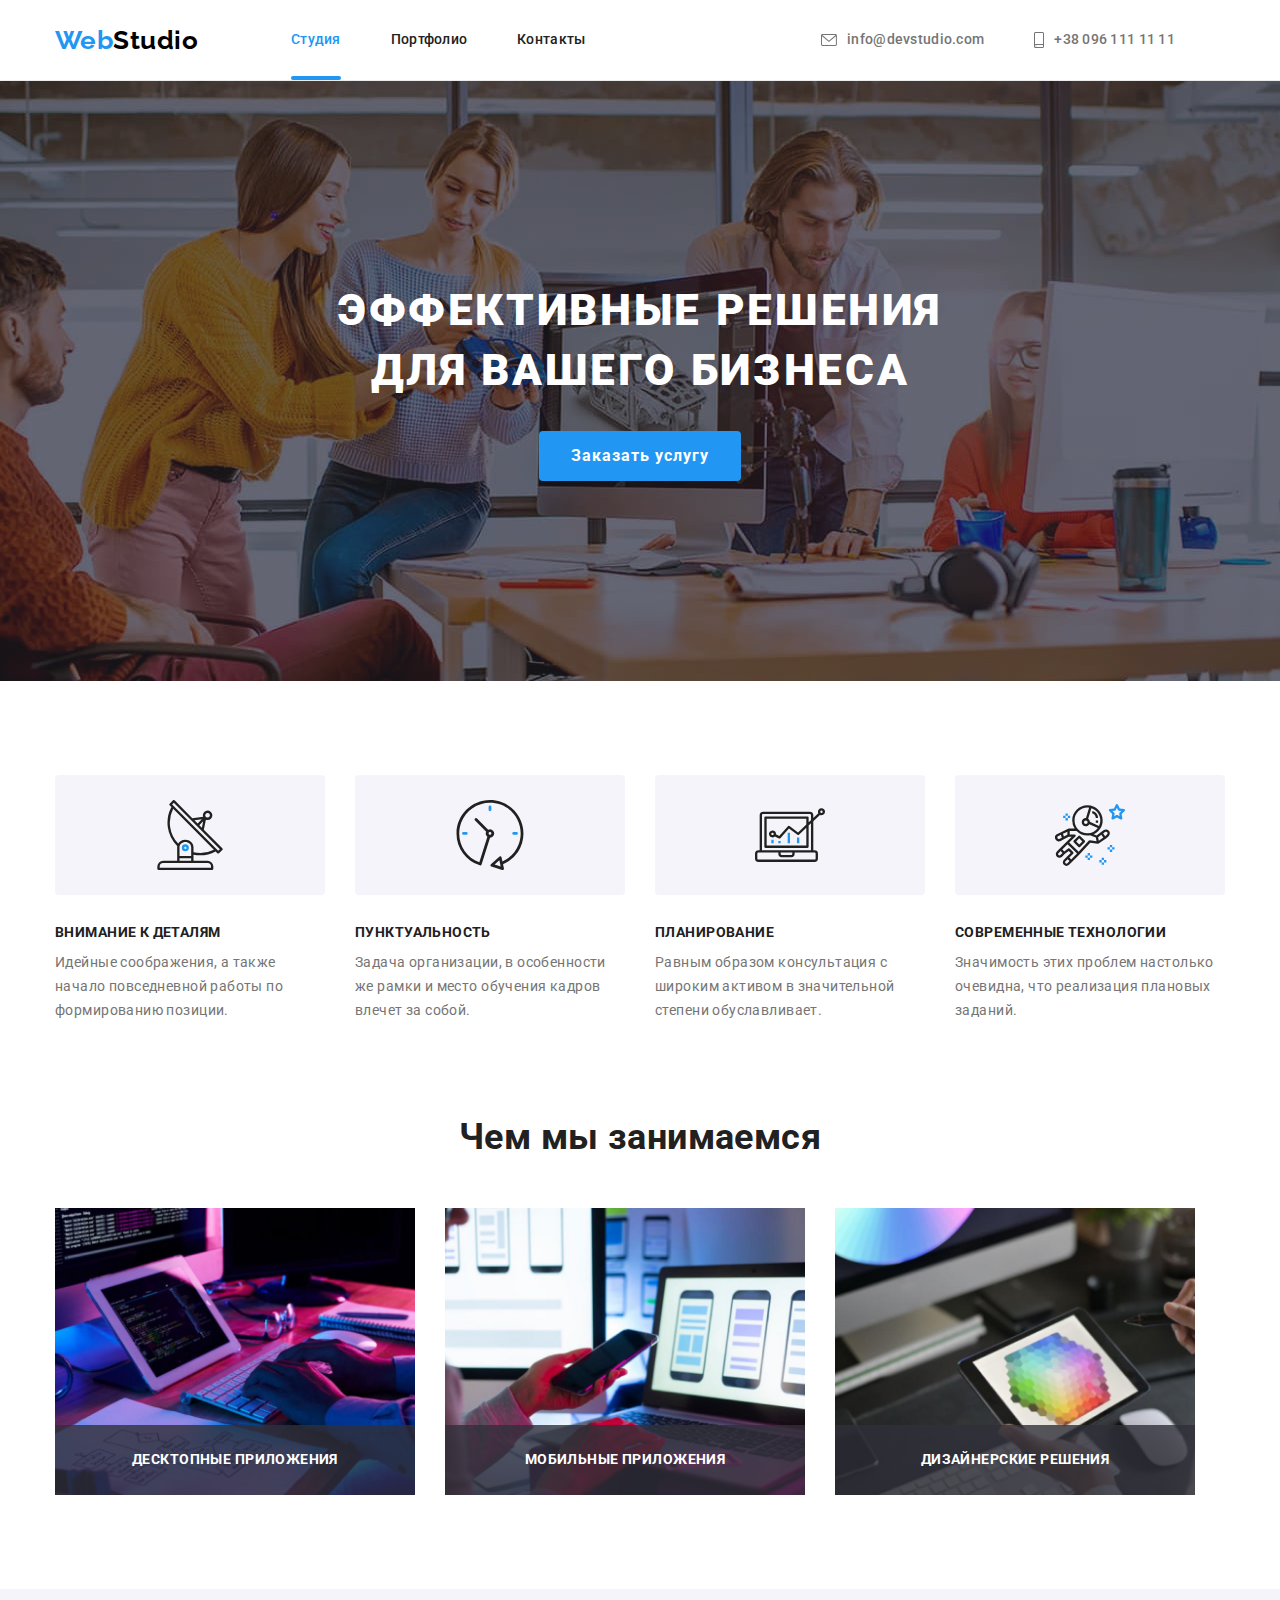
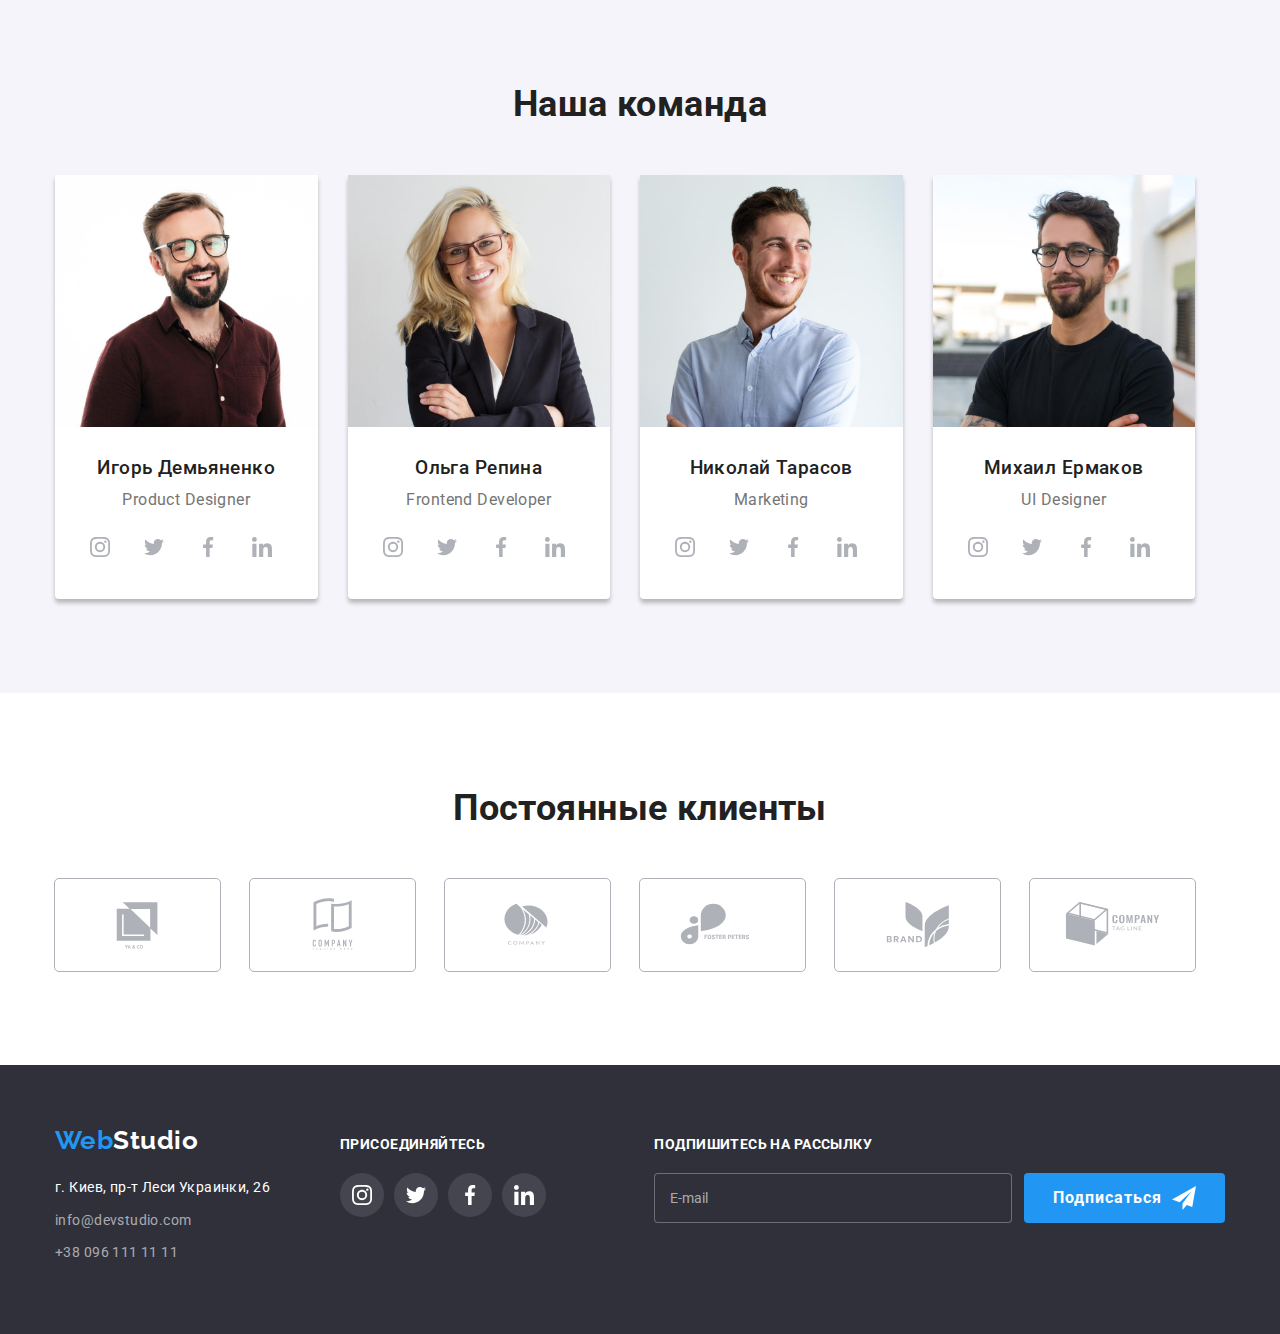
<file: index.html>
<!DOCTYPE html>
<html lang="ru">
  <head>
    <meta charset="UTF-8" />
    <meta http-equiv="X-UA-Compatible" content="IE=edge" />
    <meta name="viewport" content="width=device-width, initial-scale=1.0" />
    <link rel="stylesheet" href="./css/main.min.css" />
    <title>Web studio</title>
  </head>
  <body>
    <!--Шапка страницы-->

    <header class="page-header">
      <div class="container header__cont">
        <!-- Навигация по странице -->

        <nav class="page-nav">
          <a href="./index.html" lang="en" class="logo logo-header">
            Web
            <span class="logo-end">Studio</span>
          </a>
          <ul class="nav__list">
            <li class="nav__item">
              <a href="./index.html" class="active__link nav__link">Студия</a>
            </li>
            <li class="nav__item">
              <a href="./portfolio.html" class="nav__link">Портфолио</a>
            </li>
            <li class="nav__item">
              <a href="/" class="nav__link">Контакты</a>
            </li>
          </ul>
        </nav>

        <!--Контакты-->

        <ul class="cont__list">
          <li class="cont__item">
            <a href="mailto:info@devstudio.com" class="cont__link">
              <svg width="16" height="12" class="cont__icon">
                <use href="./images/sprite.svg#envelope"></use>
              </svg>
              info@devstudio.com
            </a>
          </li>
          <li class="cont__item">
            <a href="tel:+380961111111" class="cont__link">
              <svg width="10" height="16" class="cont__icon">
                <use href="./images/sprite.svg#smartphone"></use>
              </svg>
              +38 096 111 11 11
            </a>
          </li>
        </ul>
      </div>
    </header>

    <!--Основная часть-->

    <main>
      <!--Герой-->

      <section class="hero">
        <div class="container">
          <h1 class="hero__title">Эффективные решения для вашего бизнеса</h1>
          <button type="button" class="hero__btn" data-modal-open>
            Заказать услугу
          </button>
        </div>
      </section>

      <!--Особенности работы-->

      <section class="feature__sect section">
        <div class="container">
          <h2 class="visually-hidden">Особенности работы</h2>
          <ul class="feature__list">
            <li class="feature__card">
              <div class="feature__cont">
                <svg class="feature__icon">
                  <use href="./images/sprite.svg#antenna"></use>
                </svg>
              </div>
              <h3 class="feature__title">Внимание к деталям</h3>
              <p class="feature__text">
                Идейные соображения, а также начало повседневной работы по
                формированию позиции.
              </p>
            </li>
            <li class="feature__card">
              <div class="feature__cont">
                <svg class="feature__icon">
                  <use href="./images/sprite.svg#clock"></use>
                </svg>
              </div>
              <h3 class="feature__title">Пунктуальность</h3>
              <p class="feature__text">
                Задача организации, в особенности же рамки и место обучения
                кадров влечет за собой.
              </p>
            </li>
            <li class="feature__card">
              <div class="feature__cont">
                <svg class="feature__icon">
                  <use href="./images/sprite.svg#diagram"></use>
                </svg>
              </div>
              <h3 class="feature__title">Планирование</h3>
              <p class="feature__text">
                Равным образом консультация с широким активом в значительной
                степени обуславливает.
              </p>
            </li>
            <li class="feature__card">
              <div class="feature__cont">
                <svg class="feature__icon">
                  <use href="./images/sprite.svg#astronaut"></use>
                </svg>
              </div>
              <h3 class="feature__title">Современные технологии</h3>
              <p class="feature__text">
                Значимость этих проблем настолько очевидна, что реализация
                плановых заданий.
              </p>
            </li>
          </ul>
        </div>
      </section>

      <!--Описание деятельности-->

      <section class="section">
        <div class="container">
          <h2 class="section__title">Чем мы занимаемся</h2>
          <ul class="activity__list">
            <li class="activity__item">
              <div class="activity__thumb">
                <img
                  src="./images/image1.jpg"
                  alt="дизайн сайта на ПК"
                  width="370"
                />
                <div class="activity__label">
                  <p class="activity__text">Десктопные приложения</p>
                </div>
              </div>
            </li>
            <li class="activity__item">
              <div class="activity__thumb">
                <img
                  src="./images/image2.jpg"
                  alt="дизайн сайта на мобильных устройствах"
                  width="370"
                />
                <div class="activity__label">
                  <p class="activity__text">Мобильные приложения</p>
                </div>
              </div>
            </li>
            <li class="activity__item">
              <div class="activity__thumb">
                <img
                  src="./images/image3.jpg"
                  alt="дизайн сайта на планшете"
                  width="370"
                />
                <div class="activity__label">
                  <p class="activity__text">Дизайнерские решения</p>
                </div>
              </div>
            </li>
          </ul>
        </div>
      </section>

      <!--Описание сотрудников-->

      <section class="team__section section">
        <div class="container">
          <h2 class="section__title">Наша команда</h2>
          <ul class="team__list">
            <li class="team__card">
              <img
                src="./images/photo1.jpg"
                alt="Игорь Демьяненко"
                width="270"
              />
              <div class="team__text">
                <h3 class="team__name">Игорь Демьяненко</h3>
                <p lang="en" class="team__pos">Product Designer</p>
              </div>
              <div class="team__social">
                <ul class="social-team__list">
                  <li class="social__item">
                    <a href="/" class="social__link">
                      <svg class="social-team__icon">
                        <use href="./images/sprite.svg#instagram"></use>
                      </svg>
                    </a>
                  </li>
                  <li class="social__item">
                    <a href="/" class="social__link">
                      <svg class="social-team__icon">
                        <use href="./images/sprite.svg#twitter"></use>
                      </svg>
                    </a>
                  </li>
                  <li class="social__item">
                    <a href="/" class="social__link">
                      <svg class="social-team__icon">
                        <use href="./images/sprite.svg#facebook"></use>
                      </svg>
                    </a>
                  </li>
                  <li class="social__item">
                    <a href="/" class="social__link">
                      <svg class="social-team__icon">
                        <use href="./images/sprite.svg#linkedin"></use>
                      </svg>
                    </a>
                  </li>
                </ul>
              </div>
            </li>
            <li class="team__card">
              <img src="./images/photo2.jpg" alt="Ольга Репина" width="270" />
              <div class="team__text">
                <h3 class="team__name">Ольга Репина</h3>
                <p lang="en" class="team__pos">Frontend Developer</p>
              </div>
              <div class="team__social">
                <ul class="social-team__list">
                  <li class="social__item">
                    <a href="/" class="social__link">
                      <svg class="social-team__icon">
                        <use href="./images/sprite.svg#instagram"></use>
                      </svg>
                    </a>
                  </li>
                  <li class="social__item">
                    <a href="/" class="social__link">
                      <svg class="social-team__icon">
                        <use href="./images/sprite.svg#twitter"></use>
                      </svg>
                    </a>
                  </li>
                  <li class="social__item">
                    <a href="/" class="social__link">
                      <svg class="social-team__icon">
                        <use href="./images/sprite.svg#facebook"></use>
                      </svg>
                    </a>
                  </li>
                  <li class="social__item">
                    <a href="/" class="social__link">
                      <svg class="social-team__icon">
                        <use href="./images/sprite.svg#linkedin"></use>
                      </svg>
                    </a>
                  </li>
                </ul>
              </div>
            </li>
            <li class="team__card">
              <img
                src="./images/photo3.jpg"
                alt="Николай Тарасов"
                width="270"
              />
              <div class="team__text">
                <h3 class="team__name">Николай Тарасов</h3>
                <p lang="en" class="team__pos">Marketing</p>
              </div>
              <div class="team__social">
                <ul class="social-team__list">
                  <li class="social__item">
                    <a href="/" class="social__link">
                      <svg class="social-team__icon">
                        <use href="./images/sprite.svg#instagram"></use>
                      </svg>
                    </a>
                  </li>
                  <li class="social__item">
                    <a href="/" class="social__link">
                      <svg class="social-team__icon">
                        <use href="./images/sprite.svg#twitter"></use>
                      </svg>
                    </a>
                  </li>
                  <li class="social__item">
                    <a href="/" class="social__link">
                      <svg class="social-team__icon">
                        <use href="./images/sprite.svg#facebook"></use>
                      </svg>
                    </a>
                  </li>
                  <li class="social__item">
                    <a href="/" class="social__link">
                      <svg class="social-team__icon">
                        <use href="./images/sprite.svg#linkedin"></use>
                      </svg>
                    </a>
                  </li>
                </ul>
              </div>
            </li>
            <li class="team__card">
              <img src="./images/photo4.jpg" alt="Михаил Ермаков" width="270" />
              <div class="team__text">
                <h3 class="team__name">Михаил Ермаков</h3>
                <p lang="en" class="team__pos">UI Designer</p>
              </div>
              <div class="team__social">
                <ul class="social-team__list">
                  <li class="social__item">
                    <a href="/" class="social__link">
                      <svg class="social-team__icon">
                        <use href="./images/sprite.svg#instagram"></use>
                      </svg>
                    </a>
                  </li>
                  <li class="social__item">
                    <a href="/" class="social__link">
                      <svg class="social-team__icon">
                        <use href="./images/sprite.svg#twitter"></use>
                      </svg>
                    </a>
                  </li>
                  <li class="social__item">
                    <a href="/" class="social__link">
                      <svg class="social-team__icon">
                        <use href="./images/sprite.svg#facebook"></use>
                      </svg>
                    </a>
                  </li>
                  <li class="social__item">
                    <a href="/" class="social__link">
                      <svg class="social-team__icon">
                        <use href="./images/sprite.svg#linkedin"></use>
                      </svg>
                    </a>
                  </li>
                </ul>
              </div>
            </li>
          </ul>
        </div>
      </section>

      <!--Описание клиентов-->

      <section class="section">
        <div class="container">
          <h2 class="section__title">Постоянные клиенты</h2>
          <div>
            <ul class="client__list">
              <li class="client__item">
                <a href="/" class="client__link">
                  <svg class="client__icon">
                    <use href="./images/sprite.svg#client1"></use>
                  </svg>
                </a>
              </li>
              <li class="client__item">
                <a href="/" class="client__link">
                  <svg class="client__icon">
                    <use href="./images/sprite.svg#client2"></use>
                  </svg>
                </a>
              </li>
              <li class="client__item">
                <a href="/" class="client__link">
                  <svg class="client__icon">
                    <use href="./images/sprite.svg#client3"></use>
                  </svg>
                </a>
              </li>
              <li class="client__item">
                <a href="/" class="client__link">
                  <svg class="client__icon">
                    <use href="./images/sprite.svg#client4"></use>
                  </svg>
                </a>
              </li>
              <li class="client__item">
                <a href="/" class="client__link">
                  <svg class="client__icon">
                    <use href="./images/sprite.svg#client5"></use>
                  </svg>
                </a>
              </li>
              <li class="client__item">
                <a href="/" class="client__link">
                  <svg class="client__icon">
                    <use href="./images/sprite.svg#client6"></use>
                  </svg>
                </a>
              </li>
            </ul>
          </div>
        </div>
      </section>
    </main>

    <!--Подвал-->

    <footer class="page-footer">
      <div class="container foot__cont">
        <div>
          <a href="./index.html" lang="en" class="logo logo-footer">
            Web
            <span class="logo-end-foot">Studio</span>
          </a>
          <address>
            <ul class="cont-foot__list">
              <li class="cont-foot__item contact-first">
                г. Киев, пр-т Леси Украинки, 26
              </li>
              <li class="cont-foot__item">
                <a href="mailto:info@devstudio.com" class="cont-foot__link"
                  >info@devstudio.com</a
                >
              </li>
              <li class="cont-foot__item">
                <a href="tel:+380961111111" class="cont-foot__link"
                  >+38 096 111 11 11</a
                >
              </li>
            </ul>
          </address>
        </div>
        <div class="social-foot__cont">
          <p class="social-foot__text">присоединяйтесь</p>
          <div>
            <ul class="social__list">
              <li class="social__item">
                <a href="/" class="social-foot__link">
                  <svg class="social__icon">
                    <use href="./images/sprite.svg#instagram"></use>
                  </svg>
                </a>
              </li>
              <li class="social__item">
                <a href="/" class="social-foot__link">
                  <svg class="social__icon">
                    <use href="./images/sprite.svg#twitter"></use>
                  </svg>
                </a>
              </li>
              <li class="social__item">
                <a href="/" class="social-foot__link">
                  <svg class="social__icon">
                    <use href="./images/sprite.svg#facebook"></use>
                  </svg>
                </a>
              </li>
              <li class="social__item">
                <a href="/" class="social-foot__link">
                  <svg class="social__icon">
                    <use href="./images/sprite.svg#linkedin"></use>
                  </svg>
                </a>
              </li>
            </ul>
          </div>
        </div>
        <div class="mailing__cont">
          <p class="social-foot__text">подпишитесь на рассылку</p>
          <form name="mailing-form" class="mailing__form">
            <label class="mailing__label">
              <input
                type="email"
                name="mailing"
                placeholder="E-mail"
                class="mailing__input"
              />
            </label>
            <button type="submit" class="mailing__btn">
              Подписаться
              <svg class="mailing__icon">
                <use href="./images/sprite.svg#send"></use>
              </svg>
            </button>
          </form>
        </div>
      </div>
    </footer>

    <!-- Модальное окно -->

    <div class="modal__backdrop is-hidden" data-modal>
      <div class="modal__cont">
        <button type="button" class="close__btn" data-modal-close>
          <svg width="18" height="18" class="close__icon">
            <use href="./images/sprite.svg#close"></use>
          </svg>
        </button>
        <form name="order-form" class="modal__form">
          <p class="modal__title">Оставьте свои данные, мы вам перезвоним</p>
          <label class="modal__field">
            <span class="modal__label">Имя</span>
            <input type="text" name="name" class="modal__input" />
            <span class="modal__icon">
              <svg class="modal__svg">
                <use href="./images/sprite.svg#person"></use>
              </svg>
            </span>
          </label>
          <label class="modal__field">
            <span class="modal__label">Телефон</span>
            <input type="tel" name="telephone" class="modal__input" />
            <span class="modal__icon">
              <svg class="modal__svg">
                <use href="./images/sprite.svg#phone"></use>
              </svg>
            </span>
          </label>
          <label class="modal__field">
            <span class="modal__label">Почта</span>
            <input type="email" name="email" class="modal__input" />
            <span class="modal__icon">
              <svg class="modal__svg">
                <use href="./images/sprite.svg#email"></use>
              </svg>
            </span>
          </label>
          <label class="modal__comment">
            <span class="modal__label">Комментарий</span>
            <textarea
              name="comment"
              placeholder="Введите текст"
              class="modal__area"></textarea>
          </label>
          <label class="modal__checkbox">
            <input type="checkbox" name="agreement" class="checkbox visually-hidden" />
            <span class="checkbox__icon"><svg class="checkbox__svg">
                <use href="./images/sprite.svg#check"></use></svg></span>
            <span>Соглашаюсь с рассылкой и принимаю</span>
            <a href="/" class="modal__link">Условия договора</a>
          </label>
          <button type="submit" class="modal__btn">Отправить</button>
        </form>
      </div>
    </div>
    <script src="./js/modal.js"></script>
  </body>
</html>
</file>
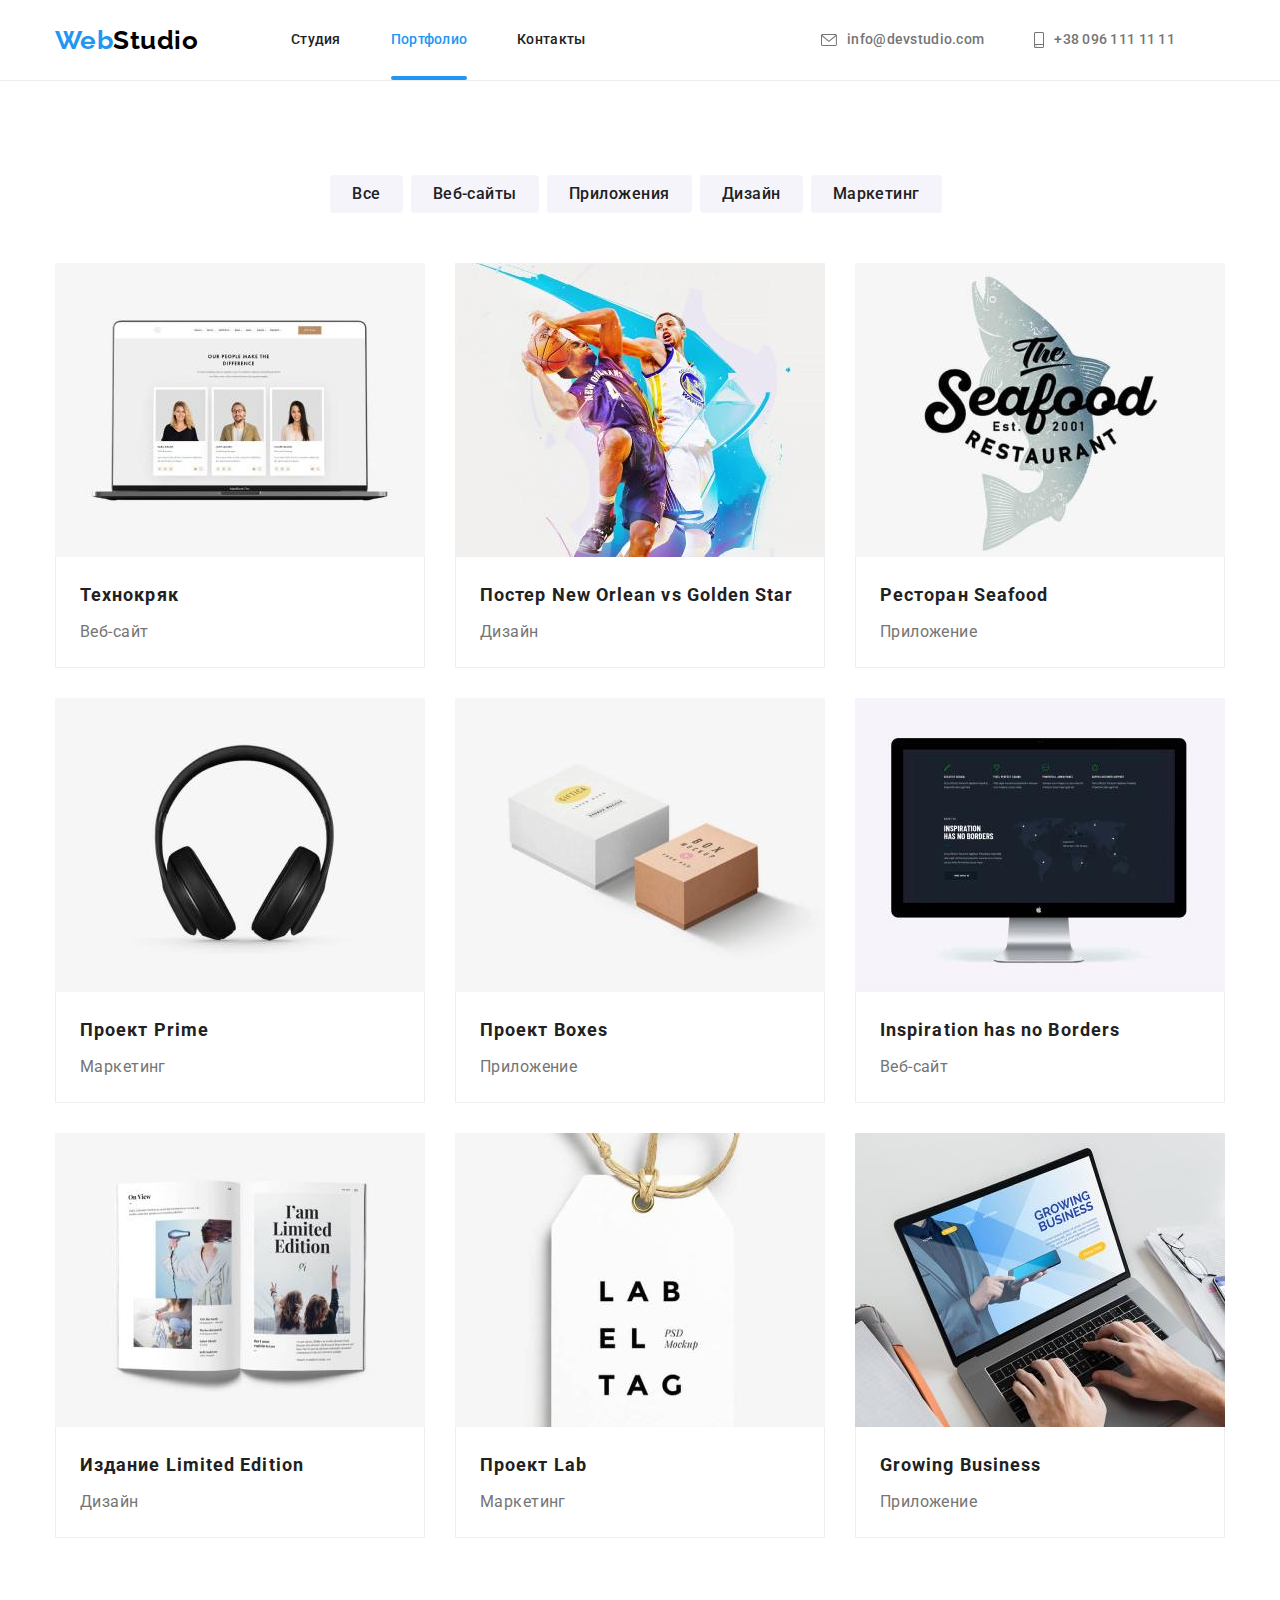
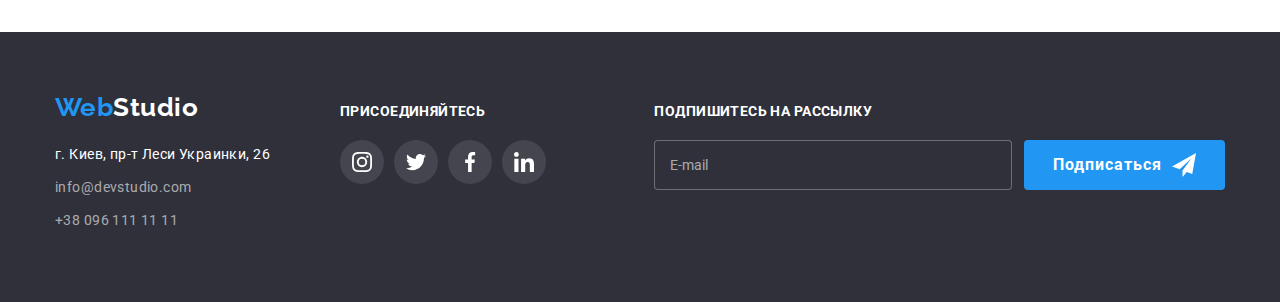
<file: portfolio.html>
<!DOCTYPE html>
<html lang="ru">
  <head>
    <meta charset="UTF-8" />
    <meta http-equiv="X-UA-Compatible" content="IE=edge" />
    <meta name="viewport" content="width=device-width, initial-scale=1.0" />
    <link rel="stylesheet" href="./css/main.min.css" />
    <title>Web studio</title>
  </head>
  <body>
    <!--Шапка страницы-->

    <header class="page-header">
      <div class="container header__cont">
        <!-- Навигация по странице -->

        <nav class="page-nav">
          <a href="./index.html" lang="en" class="logo logo-header">
            Web
            <span class="logo-end">Studio</span>
          </a>
          <ul class="nav__list">
            <li class="nav__item">
              <a href="./index.html" class="nav__link">Студия</a>
            </li>
            <li class="nav__item">
              <a href="./portfolio.html" class="active__link nav__link">Портфолио</a>
            </li>
            <li class="nav__item">
              <a href="/" class="nav__link">Контакты</a>
            </li>
          </ul>
        </nav>

        <!--Контакты-->

        <ul class="cont__list">
          <li class="cont__item">
            <a href="mailto:info@devstudio.com" class="cont__link">
              <svg width="16" height="12" class="cont__icon">
                <use href="./images/sprite.svg#envelope"></use>
              </svg>
              info@devstudio.com
            </a>
          </li>
          <li class="cont__item">
            <a href="tel:+380961111111" class="cont__link">
              <svg width="10" height="16" class="cont__icon">
                <use href="./images/sprite.svg#smartphone"></use>
              </svg>
              +38 096 111 11 11
            </a>
          </li>
        </ul>
      </div>
    </header>

    <!--Основная часть-->

    <main>
      <section class="section">
        <div class="container">
          <h1 class="visually-hidden">Портфолио</h1>
          <ul class="filter__list">
            <li class="filter__item">
              <button type="button" class="filter__btn">Все</button>
            </li>
            <li class="filter__item">
              <button type="button" class="filter__btn">Веб-сайты</button>
            </li>
            <li class="filter__item">
              <button type="button" class="filter__btn">Приложения</button>
            </li>
            <li class="filter__item">
              <button type="button" class="filter__btn">Дизайн</button>
            </li>
            <li class="filter__item">
              <button type="button" class="filter__btn">Маркетинг</button>
            </li>
          </ul>
          <ul class="project__list">
            <li class="project__card">
              <a href="/" class="project__link">
                <div class="project__thumb">
                  <img
                    src="./images/portfolio1.jpg"
                    alt="Ноутбук со страницей сайта"
                    width="370"
                  />
                  <div class="project__overlay">
                    <p class="overlay__text">
                      Ресурс предлагает комплексные предложения с разным уровнем
                      функционала и сервисов. Все это позволит посетителю
                      получить исчерпывающие сведения о компании или частном
                      лице.
                    </p>
                  </div>
                </div>
                <div class="project__text">
                  <h2 class="project__title">Технокряк</h2>
                  <p class="project__desc">Веб-сайт</p>
                </div>
              </a>
            </li>
            <li class="project__card">
              <a href="/" class="project__link">
                <div class="project__thumb">
                  <img
                    src="./images/portfolio2.jpg"
                    alt="Постер команд"
                    width="370"
                  />
                  <div class="project__overlay">
                    <p class="overlay__text">
                      Ресурс предлагает комплексные предложения с разным уровнем
                      функционала и сервисов. Все это позволит посетителю
                      получить исчерпывающие сведения о компании или частном
                      лице.
                    </p>
                  </div>
                </div>
                <div class="project__text">
                  <h2 class="project__title">
                    Постер
                    <span lang="en">New Orlean vs Golden Star</span>
                  </h2>
                  <p class="project__desc">Дизайн</p>
                </div>
              </a>
            </li>
            <li class="project__card">
              <a href="/" class="project__link">
                <div class="project__thumb">
                  <img
                    src="./images/portfolio3.jpg"
                    alt="Лого ресторана"
                    width="370"
                  />
                  <div class="project__overlay">
                    <p class="overlay__text">
                      Ресурс предлагает комплексные предложения с разным уровнем
                      функционала и сервисов. Все это позволит посетителю
                      получить исчерпывающие сведения о компании или частном
                      лице.
                    </p>
                  </div>
                </div>
                <div class="project__text">
                  <h2 class="project__title">
                    Ресторан
                    <span lang="en">Seafood</span>
                  </h2>
                  <p class="project__desc">Приложение</p>
                </div>
              </a>
            </li>
            <li class="project__card">
              <a href="/" class="project__link">
                <div class="project__thumb">
                  <img
                    src="./images/portfolio4.jpg"
                    alt="Наушники"
                    width="370"
                  />
                  <div class="project__overlay">
                    <p class="overlay__text">
                      Ресурс предлагает комплексные предложения с разным уровнем
                      функционала и сервисов. Все это позволит посетителю
                      получить исчерпывающие сведения о компании или частном
                      лице.
                    </p>
                  </div>
                </div>
                <div class="project__text">
                  <h2 class="project__title">
                    Проект
                    <span lang="en">Prime</span>
                  </h2>
                  <p class="project__desc">Маркетинг</p>
                </div>
              </a>
            </li>
            <li class="project__card">
              <a href="/" class="project__link">
                <div class="project__thumb">
                  <img
                    src="./images/portfolio5.jpg"
                    alt="Две коробки"
                    width="370"
                  />
                  <div class="project__overlay">
                    <p class="overlay__text">
                      Ресурс предлагает комплексные предложения с разным уровнем
                      функционала и сервисов. Все это позволит посетителю
                      получить исчерпывающие сведения о компании или частном
                      лице.
                    </p>
                  </div>
                </div>
                <div class="project__text">
                  <h2 class="project__title">
                    Проект
                    <span lang="en">Boxes</span>
                  </h2>
                  <p class="project__desc">Приложение</p>
                </div>
              </a>
            </li>
            <li class="project__card">
              <a href="/" class="project__link">
                <div class="project__thumb">
                  <img
                    src="./images/portfolio6.jpg"
                    alt="Монитор со страницей сайта"
                    width="370"
                  />
                  <div class="project__overlay">
                    <p class="overlay__text">
                      Ресурс предлагает комплексные предложения с разным уровнем
                      функционала и сервисов. Все это позволит посетителю
                      получить исчерпывающие сведения о компании или частном
                      лице.
                    </p>
                  </div>
                </div>
                <div class="project__text">
                  <h2 class="project__title" lang="en">
                    Inspiration has no Borders
                  </h2>
                  <p class="project__desc">Веб-сайт</p>
                </div>
              </a>
            </li>
            <li class="project__card">
              <a href="/" class="project__link">
                <div class="project__thumb">
                  <img
                    src="./images/portfolio7.jpg"
                    alt="Разворот книги"
                    width="370"
                  />
                  <div class="project__overlay">
                    <p class="overlay__text">
                      Ресурс предлагает комплексные предложения с разным уровнем
                      функционала и сервисов. Все это позволит посетителю
                      получить исчерпывающие сведения о компании или частном
                      лице.
                    </p>
                  </div>
                </div>
                <div class="project__text">
                  <h2 class="project__title">
                    Издание
                    <span lang="en">Limited Edition</span>
                  </h2>
                  <p class="project__desc">Дизайн</p>
                </div>
              </a>
            </li>
            <li class="project__card">
              <a href="/" class="project__link">
                <div class="project__thumb">
                  <img
                    src="./images/portfolio8.jpg"
                    alt="Бирка"
                    width="370"
                  />
                  <div class="project__overlay">
                    <p class="overlay__text">
                      Ресурс предлагает комплексные предложения с разным уровнем
                      функционала и сервисов. Все это позволит посетителю
                      получить исчерпывающие сведения о компании или частном
                      лице.
                    </p>
                  </div>
                </div>
                <div class="project__text">
                  <h2 class="project__title">
                    Проект
                    <span lang="en">Lab</span>
                  </h2>
                  <p class="project__desc">Маркетинг</p>
                </div>
              </a>
            </li>
            <li class="project__card">
              <a href="/" class="project__link">
                <div class="project__thumb">
                  <img
                    src="./images/portfolio9.jpg"
                    alt="Ноутбук с приложением"
                    width="370"
                  />
                  <div class="project__overlay">
                    <p class="overlay__text">
                      Ресурс предлагает комплексные предложения с разным уровнем
                      функционала и сервисов. Все это позволит посетителю
                      получить исчерпывающие сведения о компании или частном
                      лице.
                    </p>
                  </div>
                </div>
                <div class="project__text">
                  <h2 class="project__title" lang="en">Growing Business</h2>
                  <p class="project__desc">Приложение</p>
                </div>
              </a>
            </li>
          </ul>
        </div>
      </section>
    </main>

    <!--Подвал-->

    <footer class="page-footer">
      <div class="container foot__cont">
        <div>
          <a href="./index.html" lang="en" class="logo logo-footer">
            Web
            <span class="logo-end-foot">Studio</span>
          </a>
          <address>
            <ul class="cont-foot__list">
              <li class="cont-foot__item contact-first">
                г. Киев, пр-т Леси Украинки, 26
              </li>
              <li class="cont-foot__item">
                <a href="mailto:info@devstudio.com" class="cont-foot__link"
                  >info@devstudio.com</a
                >
              </li>
              <li class="cont-foot__item">
                <a href="tel:+380961111111" class="cont-foot__link"
                  >+38 096 111 11 11</a
                >
              </li>
            </ul>
          </address>
        </div>
        <div class="social-foot__cont">
          <p class="social-foot__text">присоединяйтесь</p>
          <div>
            <ul class="social__list">
              <li class="social__item">
                <a href="/" class="social-foot__link">
                  <svg class="social__icon">
                    <use href="./images/sprite.svg#instagram"></use>
                  </svg>
                </a>
              </li>
              <li class="social__item">
                <a href="/" class="social-foot__link">
                  <svg class="social__icon">
                    <use href="./images/sprite.svg#twitter"></use>
                  </svg>
                </a>
              </li>
              <li class="social__item">
                <a href="/" class="social-foot__link">
                  <svg class="social__icon">
                    <use href="./images/sprite.svg#facebook"></use>
                  </svg>
                </a>
              </li>
              <li class="social__item">
                <a href="/" class="social-foot__link">
                  <svg class="social__icon">
                    <use href="./images/sprite.svg#linkedin"></use>
                  </svg>
                </a>
              </li>
            </ul>
          </div>
        </div>
        <div class="mailing__cont">
          <p class="social-foot__text">подпишитесь на рассылку</p>
          <form name="mailing-form" class="mailing__form">
            <label class="mailing__label">
              <input
                type="email"
                name="mailing"
                placeholder="E-mail"
                class="mailing__input"
              />
            </label>
            <button type="submit" class="mailing__btn">
              Подписаться
              <svg class="mailing__icon">
                <use href="./images/sprite.svg#send"></use>
              </svg>
            </button>
          </form>
        </div>
      </div>
    </footer>
  </body>
</html>
</file>
<file: css/main.min.css>
@import url("https://cdnjs.cloudflare.com/ajax/libs/modern-normalize/1.1.0/modern-normalize.min.css");@import url("https://fonts.googleapis.com/css2?family=Raleway:wght@700&family=Roboto:wght@400;500;700;900&display=swap");:root{--primary-text-color: #757575;--secondary-text-color: #212121;--primary-color: #ffffff;--accent-color: #2196f3;--hover-color: #188ce8;--primary-bgc: #2f303a;--secondary-bgc: #f5f4fa;--sprite-color: #afb1b8;--sprite-bgc: rgba(255, 255, 255, 0.1);--timing-dur: 250ms;--timing-func: cubic-bezier(0.4, 0, 0.2, 1);--indent: 30px;--items: 3}ul{list-style:none;padding:0;margin:0}a{text-decoration:none}h1,h2,h3,h4,h5,h6,p{margin:0}img{display:block;max-width:100%;height:auto}body{font-family:"Roboto", sans-serif;font-size:14px;line-height:1.7;letter-spacing:0.03em;color:var(--primary-text-color);background-color:var(--primary-color)}.section{padding:94px 0}.section__title{margin-bottom:50px;color:var(--secondary-text-color);font-weight:700;font-size:36px;line-height:1.17;text-align:center}.visually-hidden{position:absolute;width:1px;height:1px;margin:-1px;border:0;padding:0;white-space:nowrap;-webkit-clip-path:inset(100%);clip-path:inset(100%);clip:rect(0 0 0 0);overflow:hidden}.container{width:1200px;margin:0 auto;padding:0 15px}.logo{color:var(--accent-color);font-family:'Raleway';font-weight:700;font-size:26px;line-height:1.19;word-spacing:-0.24em}.hero__btn,.mailing__btn,.modal__btn,.filter__btn{color:var(--primary-color);background-color:var(--accent-color);border:none;border-radius:4px;font-family:inherit;font-weight:700;font-size:16px;line-height:1.88;text-align:center;letter-spacing:0.06em;cursor:pointer;-webkit-transition:background-color var(--timing-dur) var(--timing-func);transition:background-color var(--timing-dur) var(--timing-func)}.social__list,.social-team__list{display:-webkit-box;display:-ms-flexbox;display:flex}.social__list .social__item:not(last-child),.social-team__list .social__item:not(last-child){margin-right:10px}.social__item{width:44px;height:44px}.social__link,.social-foot__link{display:-webkit-box;display:-ms-flexbox;display:flex;-webkit-box-align:center;-ms-flex-align:center;align-items:center;-webkit-box-pack:center;-ms-flex-pack:center;justify-content:center;width:100%;height:100%;border-radius:50%;-webkit-transition:background-color var(--timing-dur) var(--timing-func);transition:background-color var(--timing-dur) var(--timing-func)}.social__link:hover,.social-foot__link:hover,.social__link:focus,.social-foot__link:focus{background-color:var(--accent-color)}.social__icon,.social-team__icon{width:20px;height:20px;fill:var(--primary-color)}.project__list{display:-webkit-box;display:-ms-flexbox;display:flex;-ms-flex-wrap:wrap;flex-wrap:wrap;gap:var(--indent)}.project__card{-ms-flex-preferred-size:calc((100% - var(--indent) * (var(--items) - 1)) / var(--items));flex-basis:calc((100% - var(--indent) * (var(--items) - 1)) / var(--items))}.logo-header{margin-right:93px}.logo-end{color:#000000}.page-nav{display:-webkit-box;display:-ms-flexbox;display:flex;-webkit-box-align:center;-ms-flex-align:center;align-items:center}.nav__list{display:-webkit-box;display:-ms-flexbox;display:flex}.nav__link{display:block;padding:32px 0;color:var(--secondary-text-color);font-weight:500;line-height:1.14;letter-spacing:0.02em;-webkit-transition:color var(--timing-dur) var(--timing-func);transition:color var(--timing-dur) var(--timing-func)}.nav__link:hover,.nav__link:focus{color:var(--accent-color)}.active__link{position:relative;color:var(--accent-color)}.active__link::after{content:'';position:absolute;bottom:0;display:block;width:100%;height:4px;border-radius:2px;background-color:var(--accent-color)}.active__link:hover::after,.active__link:focus::after{-webkit-animation:scaleline var(--timing-dur) var(--timing-func);animation:scaleline var(--timing-dur) var(--timing-func)}@-webkit-keyframes scaleline{0%{-webkit-transform:scale(0);transform:scale(0)}100%{-webkit-transform:scale(1);transform:scale(1)}}@keyframes scaleline{0%{-webkit-transform:scale(0);transform:scale(0)}100%{-webkit-transform:scale(1);transform:scale(1)}}.nav__list .nav__item:not(:last-child){margin-right:50px}.cont__list{display:-webkit-box;display:-ms-flexbox;display:flex;margin-left:auto}.cont__icon{margin-right:10px;fill:var(--primary-text-color);-webkit-transition:fill var(--timing-dur) var(--timing-func);transition:fill var(--timing-dur) var(--timing-func)}.cont__link:hover .cont__icon,.cont__link:focus .cont__icon{fill:currentColor}.cont__link{display:-webkit-box;display:-ms-flexbox;display:flex;padding:32px 0;-webkit-box-align:center;-ms-flex-align:center;align-items:center;color:var(--primary-text-color);font-weight:500;line-height:1.14;letter-spacing:0.02em;-webkit-transition:color var(--timing-dur) var(--timing-func);transition:color var(--timing-dur) var(--timing-func)}.cont__link:hover,.cont__link:focus{color:var(--accent-color)}.cont__list .cont__item:not(last-child){margin-right:50px}.header__cont{display:-webkit-box;display:-ms-flexbox;display:flex}.page-header{border-bottom:1px solid #ECECEC}.hero{padding:200px 0;text-align:center;max-width:1600px;height:600px;margin:0 auto;background-image:-webkit-gradient(linear, left top, right top, from(rgba(47,48,58,0.4)), to(rgba(47,48,58,0.4))),url("../images/hero-img.jpg");background-image:linear-gradient(to right, rgba(47,48,58,0.4), rgba(47,48,58,0.4)),url("../images/hero-img.jpg");background-repeat:no-repeat;background-position:center;background-size:cover}.hero__title{margin:0 auto 30px auto;max-width:696px;color:var(--primary-color);font-weight:900;font-size:44px;line-height:1.36;letter-spacing:0.06em;text-transform:uppercase}.hero__btn{padding:10px 32px}.hero__btn:hover,.hero__btn:focus{background-color:var(--hover-color)}.feature__list{display:-webkit-box;display:-ms-flexbox;display:flex}.feature__list .feature__card:not(last-child){margin-right:30px}.feature__cont{display:-webkit-box;display:-ms-flexbox;display:flex;-webkit-box-align:center;-ms-flex-align:center;align-items:center;-webkit-box-pack:center;-ms-flex-pack:center;justify-content:center;width:270px;height:120px;background-color:var(--secondary-bgc);border-radius:4px}.feature__icon{width:70px;height:70px}.feature__card{text-align:left}.feature__title{margin:30px 0 10px 0;color:var(--secondary-text-color);font-weight:700;font-size:14px;line-height:1.14;text-transform:uppercase}.feature__text{max-width:270px}.feature__sect{padding-bottom:0}.activity__list{display:-webkit-box;display:-ms-flexbox;display:flex}.activity__list .activity__item:not(last-child){margin-right:30px}.activity__thumb{position:relative}.activity__label{position:absolute;display:-webkit-box;display:-ms-flexbox;display:flex;-webkit-box-align:center;-ms-flex-align:center;align-items:center;-webkit-box-pack:center;-ms-flex-pack:center;justify-content:center;width:100%;height:70px;bottom:0;background-color:rgba(47,48,58,0.8)}.activity__text{color:var(--primary-color);font-weight:700;line-height:1.14;text-align:center;text-transform:uppercase}.team__section{background-color:var(--secondary-bgc)}.team__list{display:-webkit-box;display:-ms-flexbox;display:flex}.team__list .team__card:not(last-child){margin-right:30px}.team__card{border-radius:0px 0px 4px 4px;background-color:var(--primary-color);-webkit-box-shadow:0 4px 4px rgba(0,0,0,0.25);box-shadow:0 4px 4px rgba(0,0,0,0.25)}.team__text{padding-top:30px;font-size:16px;line-height:1.19;text-align:center}.team__name{margin-bottom:10px;color:var(--secondary-text-color);font-weight:500}.team__social{padding:16px 0 30px 0}.social-team__list{-webkit-box-pack:center;-ms-flex-pack:center;justify-content:center}.social-team__icon{fill:var(--sprite-color);-webkit-transition:fill var(--timing-dur) var(--timing-func);transition:fill var(--timing-dur) var(--timing-func)}.social__link:hover .social-team__icon,.social-foot__link:hover .social-team__icon,.social__link:focus .social-team__icon,.social-foot__link:focus .social-team__icon{fill:var(--primary-color)}.client__list{display:-webkit-box;display:-ms-flexbox;display:flex}.client__list .client__item:not(last-child){margin-right:30px}.client__item{width:170px;height:92px}.client__link{display:-webkit-box;display:-ms-flexbox;display:flex;-webkit-box-align:center;-ms-flex-align:center;align-items:center;-webkit-box-pack:center;-ms-flex-pack:center;justify-content:center;width:100%;height:100%;outline:1px solid var(--sprite-color);border-radius:4px;-webkit-transition:outline var(--timing-dur) var(--timing-func);transition:outline var(--timing-dur) var(--timing-func)}.client__link:hover,.client__link:focus{outline:1px solid var(--accent-color)}.client__icon{width:106px;height:60px;fill:var(--sprite-color);-webkit-transition:fill var(--timing-dur) var(--timing-func);transition:fill var(--timing-dur) var(--timing-func)}.client__link:hover .client__icon,.client__link:focus .client__icon{fill:var(--accent-color)}.page-footer{padding:60px 0;background-color:var(--primary-bgc)}.foot__cont{display:-webkit-box;display:-ms-flexbox;display:flex;-webkit-box-align:baseline;-ms-flex-align:baseline;align-items:baseline}.logo-footer{display:block;margin-bottom:20px}.logo-end-foot{color:var(--primary-color)}.cont-foot__list{font-style:normal}.contact-first{color:var(--primary-color)}.cont-foot__list .cont-foot__item:not(last-child){margin-bottom:9px}.cont-foot__link{color:rgba(255,255,255,0.6);-webkit-transition:color var(--timing-dur) var(--timing-func);transition:color var(--timing-dur) var(--timing-func)}.cont-foot__link:hover,.cont-foot__link:focus{color:var(--accent-color)}.social-foot__cont{margin-left:70px}.social-foot__text{margin-bottom:20px;color:var(--primary-color);font-weight:700;line-height:1.14;text-transform:uppercase}.social-foot__link{background-color:var(--sprite-bgc)}.mailing__cont{margin-left:auto}.mailing__form{display:-webkit-box;display:-ms-flexbox;display:flex}.mailing__input{padding:15px;width:358px;height:50px;background-color:var(--primary-bgc);border:1px solid rgba(255,255,255,0.3);border-radius:4px;color:rgba(255,255,255,0.6);-webkit-transition:border var(--timing-dur) var(--timing-func),-webkit-box-shadow var(--timing-dur) var(--timing-func);transition:border var(--timing-dur) var(--timing-func),-webkit-box-shadow var(--timing-dur) var(--timing-func);transition:border var(--timing-dur) var(--timing-func),box-shadow var(--timing-dur) var(--timing-func);transition:border var(--timing-dur) var(--timing-func),box-shadow var(--timing-dur) var(--timing-func),-webkit-box-shadow var(--timing-dur) var(--timing-func)}.mailing__input::-webkit-input-placeholder{color:rgba(255,255,255,0.6)}.mailing__input:-ms-input-placeholder{color:rgba(255,255,255,0.6)}.mailing__input::-ms-input-placeholder{color:rgba(255,255,255,0.6)}.mailing__input::placeholder{color:rgba(255,255,255,0.6)}.mailing__input:hover,.mailing__input:focus{border:1px solid var(--accent-color);-webkit-box-shadow:0px 4px 4px rgba(0,0,0,0.15);box-shadow:0px 4px 4px rgba(0,0,0,0.15);outline:none}.mailing__btn{padding:10px 29px;margin-left:12px;display:-webkit-box;display:-ms-flexbox;display:flex;-webkit-box-align:center;-ms-flex-align:center;align-items:center;-webkit-transition:-webkit-box-shadow var(--timing-dur) var(--timing-func);transition:-webkit-box-shadow var(--timing-dur) var(--timing-func);transition:box-shadow var(--timing-dur) var(--timing-func);transition:box-shadow var(--timing-dur) var(--timing-func), -webkit-box-shadow var(--timing-dur) var(--timing-func)}.mailing__btn:hover,.mailing__btn:focus{background-color:var(--hover-color);-webkit-box-shadow:0px 4px 4px rgba(0,0,0,0.15);box-shadow:0px 4px 4px rgba(0,0,0,0.15)}.mailing__icon{margin-left:10px;width:24px;height:24px}.modal__backdrop{position:fixed;top:0;left:0;width:100vw;height:100vh;visibility:1;opacity:1;-webkit-transform:scale(1);transform:scale(1);background:rgba(0,0,0,0.2);-webkit-transition:opacity var(--timing-dur) var(--timing-func),-webkit-transform var(--timing-dur) var(--timing-func);transition:opacity var(--timing-dur) var(--timing-func),-webkit-transform var(--timing-dur) var(--timing-func);transition:opacity var(--timing-dur) var(--timing-func),transform var(--timing-dur) var(--timing-func);transition:opacity var(--timing-dur) var(--timing-func),transform var(--timing-dur) var(--timing-func),-webkit-transform var(--timing-dur) var(--timing-func)}.modal__backdrop.is-hidden{visibility:hidden;opacity:0;-webkit-transform:scale(0.5);transform:scale(0.5);pointer-events:none}.modal__cont{position:absolute;padding:40px;top:50%;left:50%;width:528px;background:var(--primary-color);-webkit-box-shadow:0px 1px 3px rgba(0,0,0,0.12),0px 1px 1px rgba(0,0,0,0.14),0px 2px 1px rgba(0,0,0,0.2);box-shadow:0px 1px 3px rgba(0,0,0,0.12),0px 1px 1px rgba(0,0,0,0.14),0px 2px 1px rgba(0,0,0,0.2);border-radius:4px;-webkit-transform:translate(-50%, -50%);transform:translate(-50%, -50%)}.close__btn{position:absolute;top:0;right:0;margin:8px 8px 0 0;display:-webkit-box;display:-ms-flexbox;display:flex;-webkit-box-align:center;-ms-flex-align:center;align-items:center;-webkit-box-pack:center;-ms-flex-pack:center;justify-content:center;width:30px;height:30px;background-color:var(--primary-color);border:1px solid rgba(0,0,0,0.1);border-radius:50%;cursor:pointer;-webkit-transition:-webkit-box-shadow var(--timing-dur) var(--timing-func);transition:-webkit-box-shadow var(--timing-dur) var(--timing-func);transition:box-shadow var(--timing-dur) var(--timing-func);transition:box-shadow var(--timing-dur) var(--timing-func), -webkit-box-shadow var(--timing-dur) var(--timing-func)}.close__btn:hover,.close__btn:focus{-webkit-box-shadow:0px 4px 4px rgba(0,0,0,0.25);box-shadow:0px 4px 4px rgba(0,0,0,0.25)}.close__icon{-webkit-transition:fill var(--timing-dur) var(--timing-func);transition:fill var(--timing-dur) var(--timing-func)}.close__btn:hover .close__icon,.close__btn:focus .close__icon{fill:var(--accent-color)}.modal__form{display:-webkit-box;display:-ms-flexbox;display:flex;-webkit-box-orient:vertical;-webkit-box-direction:normal;-ms-flex-direction:column;flex-direction:column}.modal__title{margin-bottom:12px;color:var(--secondary-text-color);font-weight:700;font-size:20px;line-height:1.15;text-align:center}.modal__field{position:relative;margin-bottom:10px;display:-webkit-box;display:-ms-flexbox;display:flex;-webkit-box-orient:vertical;-webkit-box-direction:normal;-ms-flex-direction:column;flex-direction:column;width:100%}.modal__label{font-size:12px;line-height:1.17;letter-spacing:0.01em}.modal__input{margin-top:4px;padding:11px 12px 11px 42px;border:1px solid rgba(33,33,33,0.2);border-radius:4px;-webkit-transition:border var(--timing-dur) var(--timing-func);transition:border var(--timing-dur) var(--timing-func)}.modal__input:hover,.modal__input:focus{border:1px solid var(--accent-color);outline:none}.modal__icon{position:absolute;top:50%;left:12px;width:18px;height:18px;-webkit-transition:fill var(--timing-dur) var(--timing-func);transition:fill var(--timing-dur) var(--timing-func)}.modal__input:hover+.modal__icon,.modal__input:focus+.modal__icon{fill:var(--accent-color)}.modal__svg{width:100%;height:100%}.modal__comment{margin-bottom:20px;display:-webkit-box;display:-ms-flexbox;display:flex;-webkit-box-orient:vertical;-webkit-box-direction:normal;-ms-flex-direction:column;flex-direction:column;width:100%}.modal__area{margin-top:4px;padding:12px 16px;height:120px;border:1px solid rgba(33,33,33,0.2);border-radius:4px;resize:none;font-size:12px;-webkit-transition:border var(--timing-dur) var(--timing-func);transition:border var(--timing-dur) var(--timing-func)}.modal__area:hover,.modal__area:focus{border:1px solid var(--accent-color);outline:none}.modal__area::-webkit-input-placeholder{color:rgba(117,117,117,0.5);-webkit-transition:font-size var(--timing-dur) var(--timing-func);transition:font-size var(--timing-dur) var(--timing-func)}.modal__area:-ms-input-placeholder{color:rgba(117,117,117,0.5);-webkit-transition:font-size var(--timing-dur) var(--timing-func);transition:font-size var(--timing-dur) var(--timing-func)}.modal__area::-ms-input-placeholder{color:rgba(117,117,117,0.5);-webkit-transition:font-size var(--timing-dur) var(--timing-func);transition:font-size var(--timing-dur) var(--timing-func)}.modal__area::placeholder{color:rgba(117,117,117,0.5);-webkit-transition:font-size var(--timing-dur) var(--timing-func);transition:font-size var(--timing-dur) var(--timing-func)}.modal__area:hover::-webkit-input-placeholder,.modal__area:focus::-webkit-input-placeholder{font-size:14px}.modal__area:hover:-ms-input-placeholder,.modal__area:focus:-ms-input-placeholder{font-size:14px}.modal__area:hover::-ms-input-placeholder,.modal__area:focus::-ms-input-placeholder{font-size:14px}.modal__area:hover::placeholder,.modal__area:focus::placeholder{font-size:14px}.modal__checkbox{margin-bottom:30px;display:-webkit-box;display:-ms-flexbox;display:flex;-webkit-box-align:center;-ms-flex-align:center;align-items:center;-webkit-box-pack:center;-ms-flex-pack:center;justify-content:center}.checkbox__icon{display:-webkit-box;display:-ms-flexbox;display:flex;-webkit-box-align:center;-ms-flex-align:center;align-items:center;-webkit-box-pack:center;-ms-flex-pack:center;justify-content:center;margin-right:8px;width:16px;height:15px;border:2px solid var(--secondary-text-color);border-radius:3px;-webkit-transition:background-color var(--timing-dur) var(--timing-func),border var(--timing-dur) var(--timing-func);transition:background-color var(--timing-dur) var(--timing-func),border var(--timing-dur) var(--timing-func)}.checkbox:focus+.checkbox__icon{border:2px solid var(--accent-color)}.checkbox:checked+.checkbox__icon{border:none;background-color:var(--accent-color)}.checkbox__svg{width:100%;height:100%;fill:transparent;-webkit-transition:fill var(--timing-dur) var(--timing-func);transition:fill var(--timing-dur) var(--timing-func)}.checkbox:checked+.checkbox__icon .checkbox__svg{fill:var(--primary-color)}.modal__link{padding-left:4px;color:var(--accent-color);text-decoration:underline}.modal__btn{padding:10px 55px;margin:0 auto;-webkit-transition:-webkit-box-shadow var(--timing-dur) var(--timing-func);transition:-webkit-box-shadow var(--timing-dur) var(--timing-func);transition:box-shadow var(--timing-dur) var(--timing-func);transition:box-shadow var(--timing-dur) var(--timing-func), -webkit-box-shadow var(--timing-dur) var(--timing-func)}.modal__btn:hover,.modal__btn:focus{background-color:var(--hover-color);-webkit-box-shadow:0px 4px 4px rgba(0,0,0,0.15);box-shadow:0px 4px 4px rgba(0,0,0,0.15)}.filter__list{display:-webkit-box;display:-ms-flexbox;display:flex;-webkit-box-pack:center;-ms-flex-pack:center;justify-content:center;margin-bottom:50px}.filter__list .filter__item:not(last-child){margin-right:8px}.filter__btn{padding:6px 22px;color:var(--secondary-text-color);background-color:var(--secondary-bgc);font-weight:500;line-height:1.63;letter-spacing:0.03em;-webkit-transition:color var(--timing-dur) var(--timing-func),-webkit-box-shadow var(--timing-dur) var(--timing-func);transition:color var(--timing-dur) var(--timing-func),-webkit-box-shadow var(--timing-dur) var(--timing-func);transition:color var(--timing-dur) var(--timing-func),box-shadow var(--timing-dur) var(--timing-func);transition:color var(--timing-dur) var(--timing-func),box-shadow var(--timing-dur) var(--timing-func),-webkit-box-shadow var(--timing-dur) var(--timing-func)}.filter__btn:active,.filter__btn:hover,.filter__btn:focus{color:var(--primary-color);background-color:var(--accent-color);-webkit-box-shadow:0px 3px 1px rgba(0,0,0,0.1),0px 1px 2px rgba(0,0,0,0.08),0px 2px 2px rgba(0,0,0,0.12);box-shadow:0px 3px 1px rgba(0,0,0,0.1),0px 1px 2px rgba(0,0,0,0.08),0px 2px 2px rgba(0,0,0,0.12)}.project__text{padding:20px 24px;border-bottom:1px solid #EEEEEE;border-left:1px solid #EEEEEE;border-right:1px solid #EEEEEE}.project__title{margin-bottom:4px;color:var(--secondary-text-color);font-weight:700;font-size:18px;line-height:2.0;letter-spacing:0.06em}.project__desc{color:var(--primary-text-color);font-size:16px;line-height:1.88}.project__link{display:block;-webkit-transition:-webkit-box-shadow var(--timing-dur) var(--timing-func);transition:-webkit-box-shadow var(--timing-dur) var(--timing-func);transition:box-shadow var(--timing-dur) var(--timing-func);transition:box-shadow var(--timing-dur) var(--timing-func), -webkit-box-shadow var(--timing-dur) var(--timing-func)}.project__link:hover,.project__link:focus{-webkit-box-shadow:0px 1px 1px rgba(0,0,0,0.12),0px 4px 4px rgba(0,0,0,0.06),1px 4px 6px rgba(0,0,0,0.16);box-shadow:0px 1px 1px rgba(0,0,0,0.12),0px 4px 4px rgba(0,0,0,0.06),1px 4px 6px rgba(0,0,0,0.16)}.project__thumb{position:relative;overflow:hidden}.project__overlay{position:absolute;top:0;height:100%;background-color:rgba(33,150,243,0.9);-webkit-transform:translateY(100%);transform:translateY(100%);-webkit-transition:-webkit-transform var(--timing-dur) var(--timing-func);transition:-webkit-transform var(--timing-dur) var(--timing-func);transition:transform var(--timing-dur) var(--timing-func);transition:transform var(--timing-dur) var(--timing-func), -webkit-transform var(--timing-dur) var(--timing-func)}.project__link:hover .project__overlay{-webkit-transform:translateY(0);transform:translateY(0)}.overlay__text{padding:63px 24px;color:var(--primary-color);font-size:18px;line-height:1.56}
/*# sourceMappingURL=main.min.css.map */
</file>
